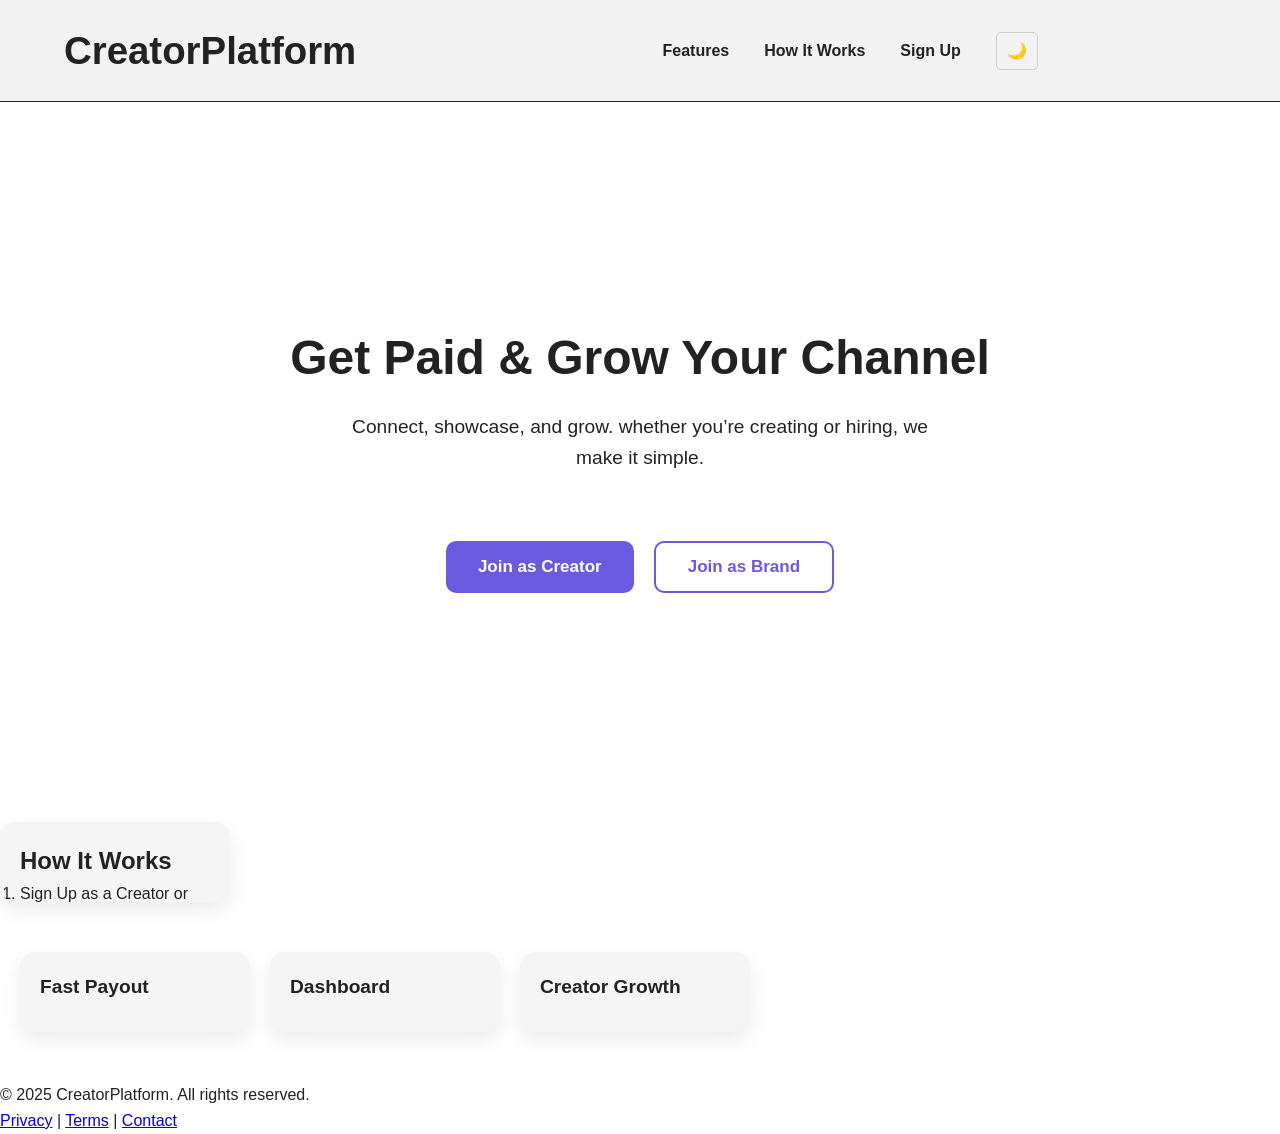
<file: index.html>
<!DOCTYPE html>
<html lang="en">
<head>
    <meta charset="UTF-8">
    <meta name="viewport" content="width=device-width, initial-scale=1.0">
    <title>Creator Platform Home</title>
    <link rel="stylesheet" href="homepage.css">
    <script src="homepage.js"></script>
</head>
<body>

    <!-- Header -->
    <header>
        <div class="logo"><h2>CreatorPlatform</h2></div>
        <nav class="navbar">
            <div class="nav-links">
            <a href="#features">Features</a>
            <a href="#how-it-works">How It Works</a>
            <a href="#signup">Sign Up</a>
            <button id="themeToggle" class="theme-toggle">🌙</button>
            </div>
        </nav>
    </header>

    <!-- Hero Section -->
    <section class="hero">
        <div class="hero-text">
            <h1>Get Paid & Grow Your Channel</h1>
            <p>Connect, showcase, and grow. whether you’re creating or hiring, we make it simple.</p>
            <div class="hero-btn">
                <button class="btn-creator">Join as Creator</button>
                <button class="btn-brand">Join as Brand</button>
            </div>
        </div>
        <!-- <div class="home-image-container">
        </div> -->
    </section>

    <!-- How It Works Section -->
    <section id="how-it-works" class="feature-card">
        <h2>How It Works</h2>
        <ol>
            <li>Sign Up as a Creator or Brand</li>
            <li>Creators pick campaigns to work on</li>
            <li>Creators complete tasks and earn</li>
            <li>Brands track results and pay securely</li>
        </ol>
    </section>

    <!-- Features Section -->
    <section class="features" id="features">
        <div class="feature-card">
            <h3>Fast Payout</h3>
            <p>Get your earnings in 1-2 business days via wallet.</p>
        </div>
        <div class="feature-card">
            <h3>Dashboard</h3>
            <p>Track campaigns, views, and growth easily.</p>
        </div>
        <div class="feature-card">
            <h3>Creator Growth</h3>
            <p>Use earned credits to boost your visibility and audience.</p>
        </div>
    </section>

    <!-- Footer -->
    <footer>
        <p>&copy; 2025 CreatorPlatform. All rights reserved.</p>
        <p>
            <a href="#">Privacy</a> | 
            <a href="#">Terms</a> | 
            <a href="#">Contact</a>
        </p>
    </footer>

</body>
</html>
</file>
<file: homepage.css>
* {
    margin: 0;
    padding: 0;
    box-sizing: border-box;
}

body {
    font-family: Arial, sans-serif;
    background: #0d0d0d;
    color: #fff;
    line-height: 1.6;
}

/* NAVBAR */
header {
    width: 100%;
    background: #f2f2f2;
    border-bottom: 1px solid #222;
    display: flex;
}

.navbar {
    max-width: 1200px;
    margin: auto;
    padding: 20px;
    display: flex;
    justify-content: space-between;
    align-items: center;

}

.logo {
    font-size: 1.6rem;
    font-weight: bold;
     padding: 20px 5%; /* left/right = 5% of viewport width */
}

.nav-links {
    list-style: none;
    display: flex;
    gap: 35px;
}

.nav-links a {
    text-decoration: none;
    font-size: 16px;
    font-weight: 600;
    color: #222;
    padding: 6px 0;
    position: relative;
    transition: 0.25s;
}

/* under link animation!!! under link animation!!!under link animation!!!*/
.nav-links a::after {
    content: "";
    position: absolute;
    left: 0;
    bottom: -3px;
    width: 0;
    height: 2px;
    background: #6A5AE0;
    transition: 0.25s;
}

.nav-links a:hover {
    color: #6A5AE0;
}

.nav-links a:hover::after {
    width: 100%;
}

/* under link animation!!! under link animation!!!under link animation!!!*/


.nav-links li a {
    color: #ccc;
    text-decoration: none;
    transition: 0.2s;
    line-height: 1;      /* remove extra spacing */
    display: flex;
    align-items: center;  /* vertically center text in its container */

}

.nav-links li a:hover {
    color: #fff;
}

/* HERO */
.hero {
    height: 80vh;
    display: flex;
    flex-direction: column;
    justify-content: center;
    align-items: center;
    text-align: center;
    padding: 20px;
}

.hero-text {
    display: flex;
    flex-direction: column;
    align-items: center;
}

.hero h1 {
    font-size: 3rem;
    margin-bottom: 15px;
}

.hero p {
    margin-bottom: 30px;
    font-size: 1.2rem;
    max-width: 600px;
}

.hero-btn {
    /* background: #1a73e8; */
    color: #fff;
    padding: 12px 25px;
    border-radius: 5px;
    text-decoration: none;
    transition: 0.2s;
    display: flex;
    gap: 20px;
    flex-wrap: wrap;
    margin-top: 25px;
}


/* .hero-btn:hover {
    background: #1663c2;
} */

.btn-creator {
    background: #6A5AE0;
    color: #fff;
    padding: 14px 32px;
    border: none;
    border-radius: 10px;
    font-size: 17px;
    font-weight: 600;
    cursor: pointer;
    transition: 0.25s;
}

.btn-creator:hover {
    background: #5848c7;
    transform: translateY(-2px);
    box-shadow: 0 6px 16px rgba(0,0,0,0.12);
}

.btn-brand {
    background: transparent;
    color: #6A5AE0;
    padding: 14px 32px;
    border: 2px solid #6A5AE0;
    border-radius: 10px;
    font-size: 17px;
    font-weight: 600;
    cursor: pointer;
    transition: 0.25s;
}

.btn-brand:hover {
    background: #6A5AE0;
    color: #fff;
    transform: translateY(-2px);
    box-shadow: 0 6px 16px rgba(0,0,0,0.12);
}

.hero-image-container {
    height: 500px;
    overflow: hidden; /* cuts off extra if image is bigger */
    width: 100%;
    height: 500px;        /* adjust to how tall you want the hero section */
}
.hero-image {
    width: 100%;
    height: auto;
}


.hero-image {
    width: 100%;        /* keeps it full width of the container */
    max-height: 500px;  /* limits how tall it can get */
    object-fit: cover;  /* makes it cover the area without stretching weirdly */
}

.hero-image {
    width: 100%;
    height: auto;      /* scales height automatically with width */
}


/* CTA SECTION */
.cta-section {
    background: #111;
    padding: 60px 20px;
    text-align: center;
}

.cta-section h2 {
    font-size: 2rem;
    margin-bottom: 20px;
}

.cta-section p {
    max-width: 600px;
    margin: auto;
    margin-bottom: 25px;
}

.cta-btn {
    background: #1a73e8;
    color: #fff;
    padding: 12px 25px;
    border-radius: 5px;
    text-decoration: none;
    transition: 0.2s;
}

.cta-btn:hover {
    background: #1663c2;
}

/* RESPONSIVE */
@media (max-width: 768px) {
    .navbar {
        flex-direction: column;
        gap: 15px;
        gap: 15px; /* smaller space on mobile */
        flex-direction: column; /* optional: stack links vertically */
        align-items: center;    /* center when stacked */
    }

    .nav-links {
        gap: 15px;
    }

    .hero h1 {
        font-size: 2.2rem;
    }

    .hero p {
        font-size: 1rem;
    }
}

/* THEME TOGGLE BUTTON */
/* THEME TOGGLE BUTTON */
/* THEME TOGGLE BUTTON */

/* Default: Light mode */
body {
    background: #ffffff;
    color: #222;
    transition: background 0.3s, color 0.3s;
}

/* Dark mode class */
.dark-mode {
    background: #0d0d0d;
    color: #f5f5f5;
}

/* Toggle button */
/* Default: Light mode */
body {
    background: #ffffff;
    color: #222;
    transition: background 0.3s, color 0.3s;
}

/* Dark mode class */
.dark-mode {
    background: #0d0d0d;
    color: #f5f5f5;
}

/* Toggle button */
.theme-toggle {

    background: none;
    border: 1px solid #ccc;
    padding: 6px 10px;       /* reduce padding */
    font-size: 16px;         /* match nav links */
    line-height: 1;           /* remove extra spacing */
    display: flex;
    align-items: center;      /* vertically center text */
    height: auto;             /* avoid fixed height pushing others */
    border-radius: 5px;
}

/* THEME TOGGLE BUTTON */
/* THEME TOGGLE BUTTON */
/* THEME TOGGLE BUTTON */


/* visual cards visual cards visual cards visual cards */

#features {
    display: flex;
    gap: 20px;
    padding: 50px 20px;
}

/* Base card */
.feature-card {
    background: #f5f5f5;
    border-radius: 15px;
    box-shadow: 0 8px 20px rgba(0,0,0,0.08);
    padding: 20px;
    width: 230px;
    cursor: pointer;
    overflow: hidden;
    transition: all 0.35s ease;
    max-height: 80px;         /* collapsed */
    position: relative;
}

/* Title always visible */
.feature-card h3 {
    margin-bottom: 0;
    font-size: 1.2rem;
}

/* Paragraph hidden at start */
.feature-card p {
    opacity: 0;
    transform: translateY(10px);
    transition: opacity 0.3s ease, transform 0.3s ease;
}

/* Hover expansion */
.feature-card:hover {
    max-height: 200px;         /* expands */
    padding: 25px;
    box-shadow: 0 20px 40px rgba(0,0,0,0.15);
}

/* Reveal the text */
.feature-card:hover p {
    opacity: 1;
    transform: translateY(0);
}

/* visual cards visual cards visual cards visual cards */
</file>
